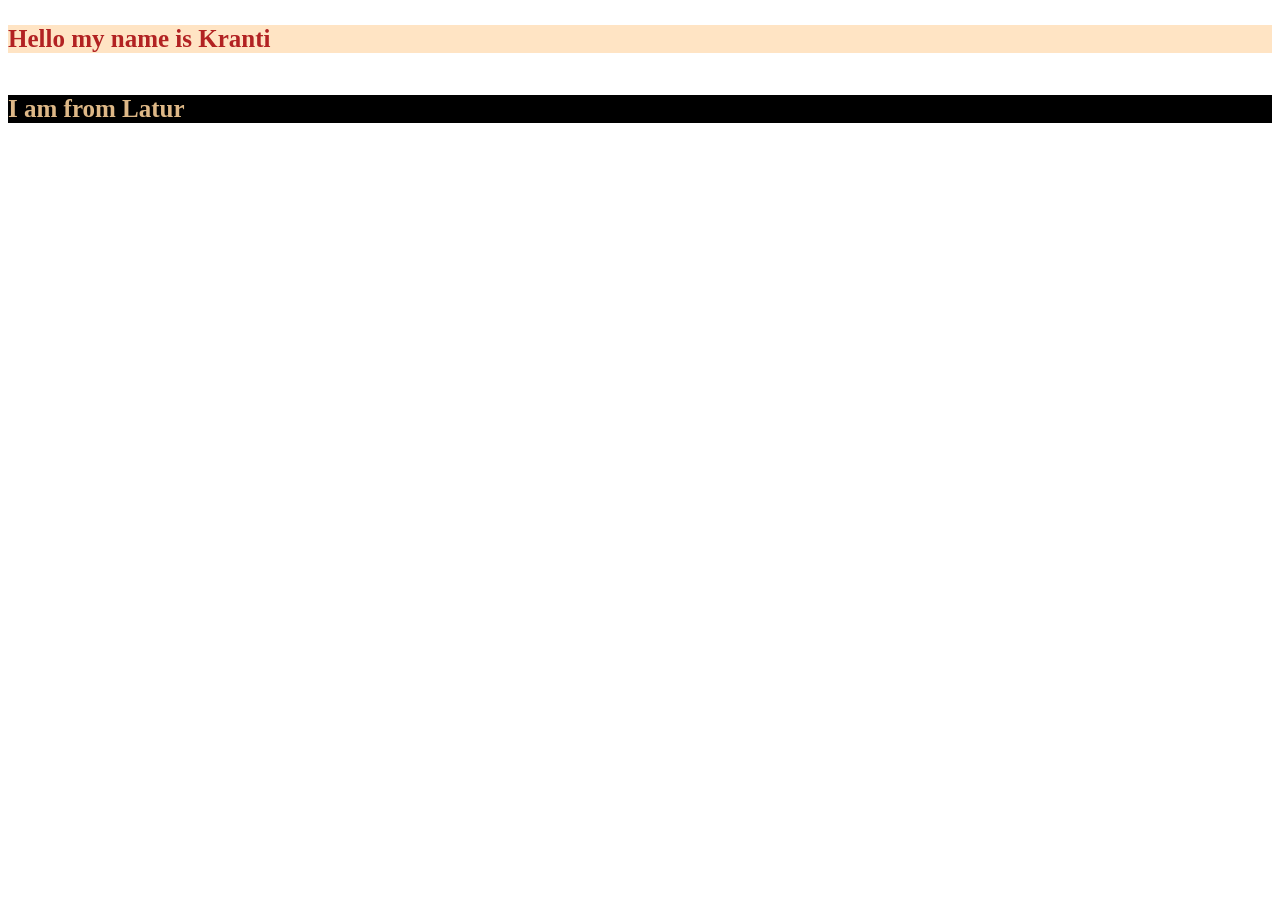
<file: index.html>
<!DOCTYPE html>
<html lang="en">
<head>
    <meta charset="UTF-8">
    <meta name="viewport" content="width=device-width, initial-scale=1.0">
    <title>Document</title>
    <link href="css/style.css" rel="stylesheet" type="text/css"/>
</head>
<body>
    <h3>Hello my name is Kranti</h3>
    <h5>I am from Latur</h5>
</body>
</html>
</file>
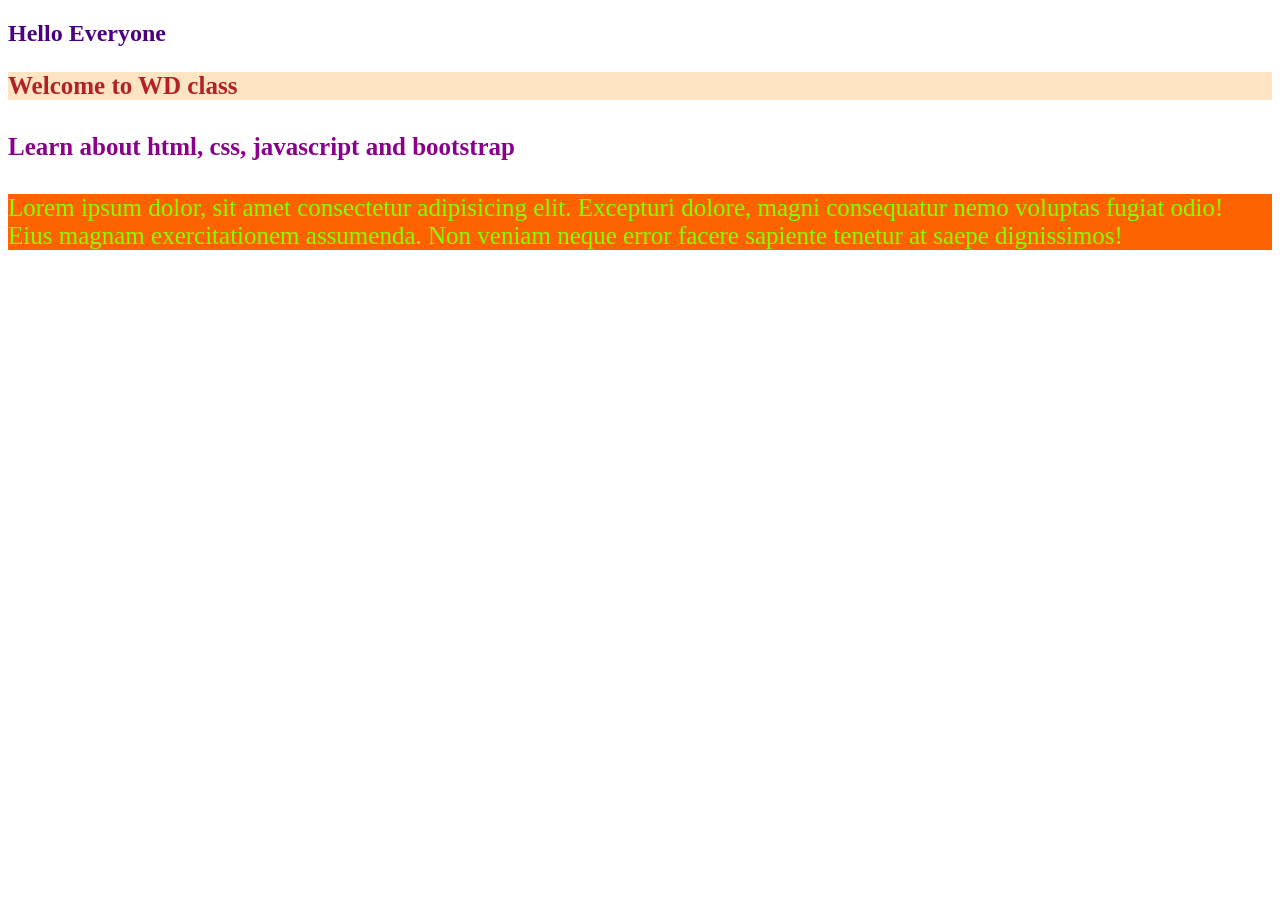
<file: about.html>
<!DOCTYPE html>
<html lang="en">
<head>
    <meta charset="UTF-8">
    <meta name="viewport" content="width=device-width, initial-scale=1.0">
    <title>Document</title>
    <link href="css/style.css" rel="stylesheet" type="text/css"/>
      <style>
        h2{
            color: indigo !important;
        }
    </style>
  
</head>
<body>
    <h2 style="color: red;">Hello Everyone</h2>
    
    <h3>Welcome to WD class</h3>
    <h4>Learn about html, css, javascript and bootstrap </h4>
    <p>Lorem ipsum dolor, sit amet consectetur adipisicing elit. Excepturi dolore, magni consequatur nemo voluptas fugiat odio! Eius magnam exercitationem assumenda. Non veniam neque error facere sapiente tenetur at saepe dignissimos!</p>

    
</body>
</html>
</file>
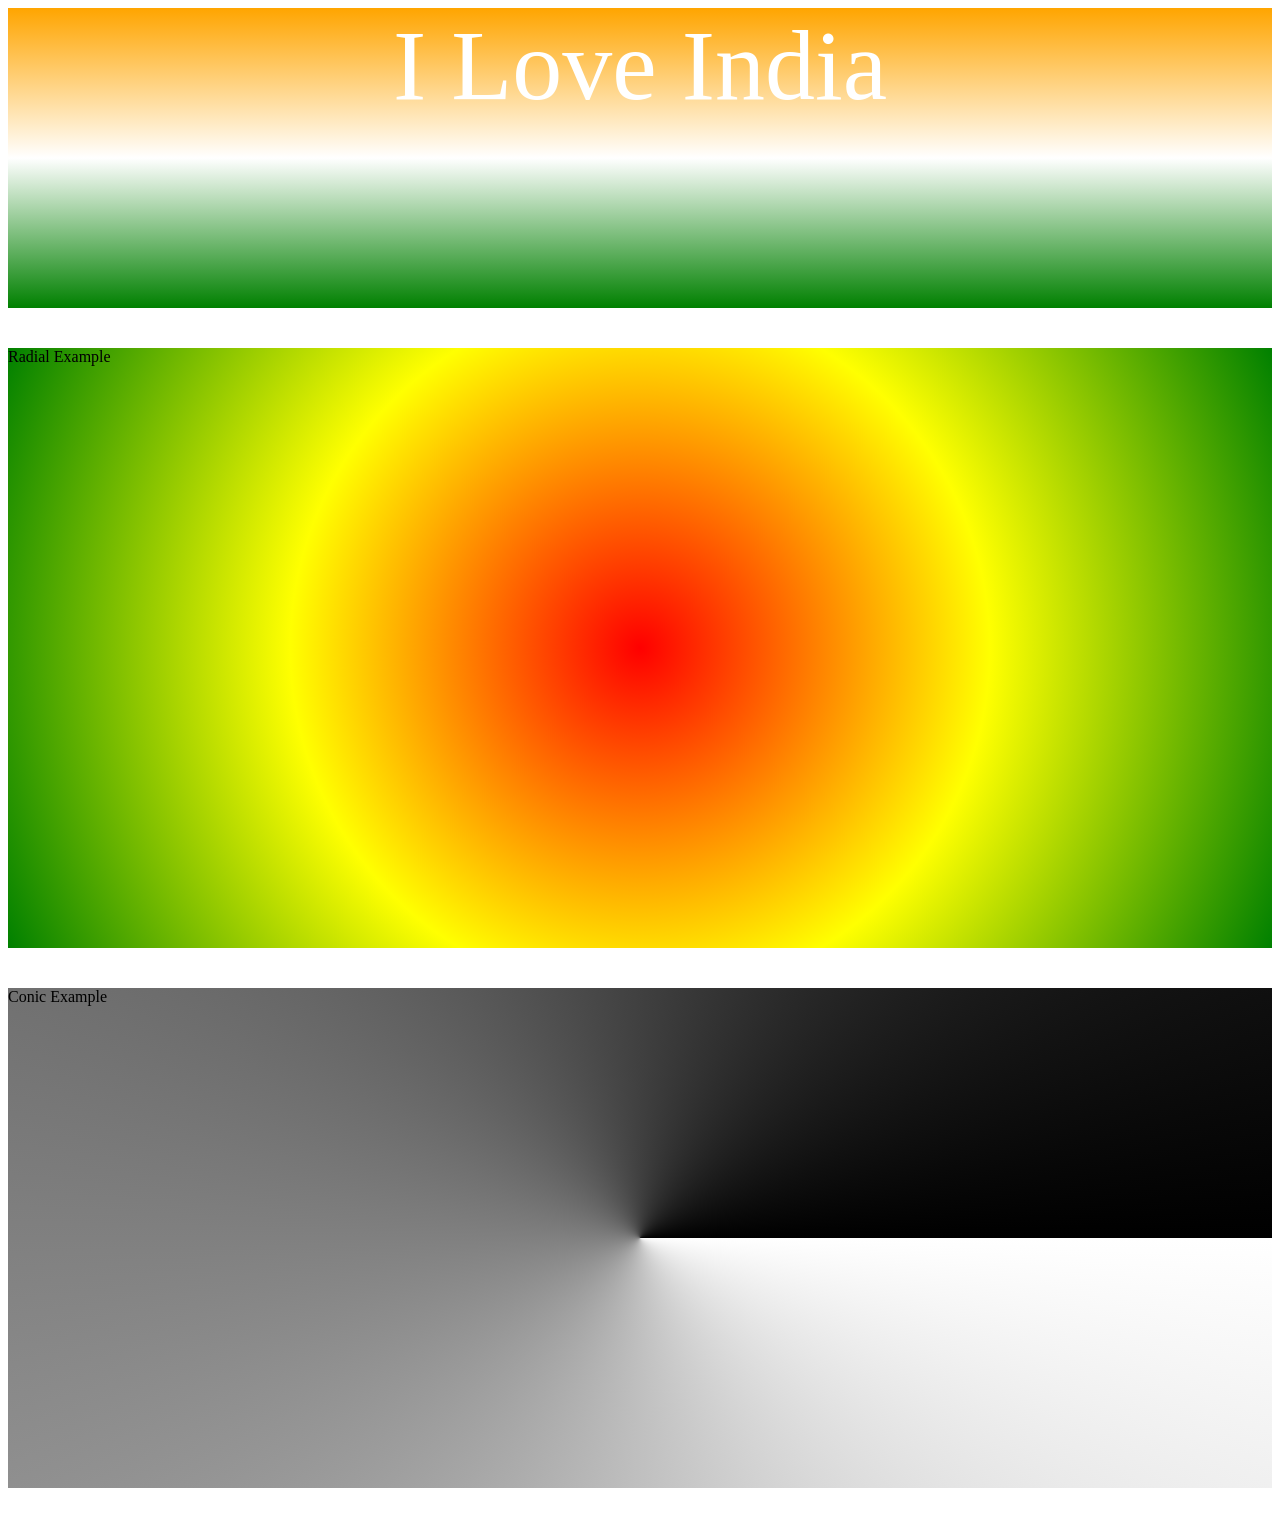
<file: background.html>
<!DOCTYPE html>
<html lang="en">
<head>
    <meta charset="UTF-8">
    <meta name="viewport" content="width=device-width, initial-scale=1.0">
    <title>Document</title>
    <link href="css/common_style.css" rel="stylesheet"/>
</head>
<body>
    <div class="bglinear">I Love India</div>
    <div class="bgradial">Radial Example</div>
    <div class="bgconic">Conic Example</div>
</body>
</html>
</file>
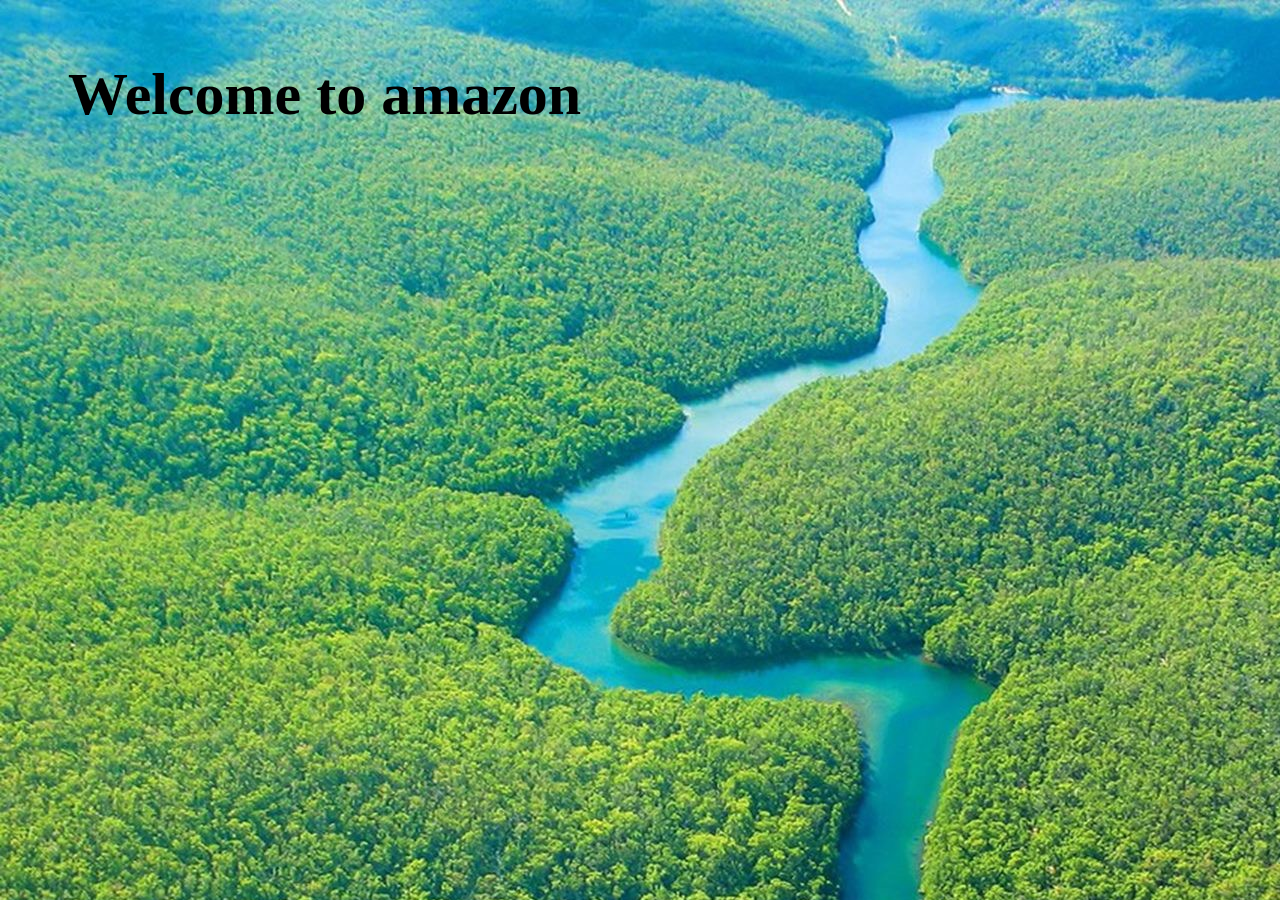
<file: background_image.html>
<!DOCTYPE html>
<html lang="en">
<head>
    <meta charset="UTF-8">
    <meta name="viewport" content="width=device-width, initial-scale=1.0">
    <title>Document</title>
    <link href="css/common_style.css" rel="stylesheet"/>
</head>
<body class="bg_image">
    <h1>Welcome to amazon</h1>
</body>
</html>
</file>
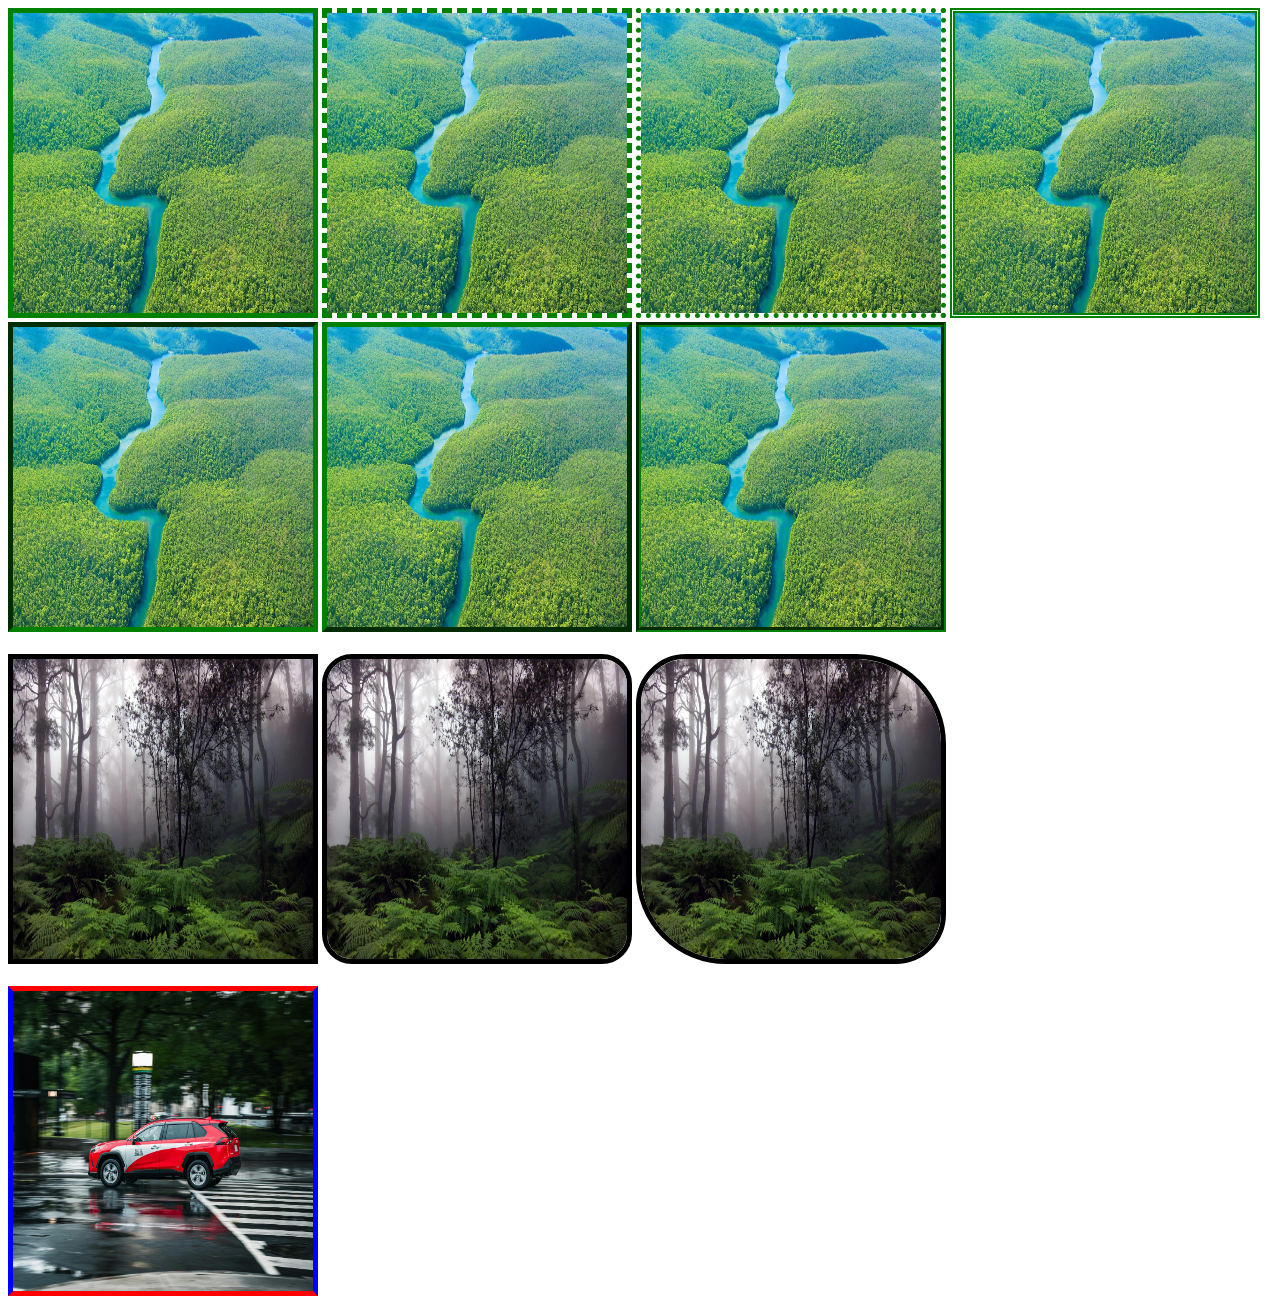
<file: border_properties.html>
<!DOCTYPE html>
<html lang="en">
<head>
    <meta charset="UTF-8">
    <meta name="viewport" content="width=device-width, initial-scale=1.0">
    <title>Border</title>
    <link href="css/common_style.css" rel="stylesheet"/>
</head>
<body>
    <img class="img1_border" src="images/amazon.jpg" alt="amazon"/> 
    <img class="img2_border" src="images/amazon.jpg" alt="amazon"/> 
    <img class="img3_border" src="images/amazon.jpg" alt="amazon"/> 
    <img class="img4_border" src="images/amazon.jpg" alt="amazon"/> 
    <img class="img5_border" src="images/amazon.jpg" alt="amazon"/> 
    <img class="img6_border" src="images/amazon.jpg" alt="amazon"/> 
    <img class="img7_border" src="images/amazon.jpg" alt="amazon"/> <br><br>

    <img class="img8_border" src="images/black forest.jpg" alt="black forest"/>
    <img class="img9_border" src="images/black forest.jpg" alt="black forest"/>
    <img class="img10_border" src="images/black forest.jpg" alt="black forest"/><br><br>

    <img class="img11_border" src="images/car.jpg" alt="car"/>

    
</body>
</html>
</file>
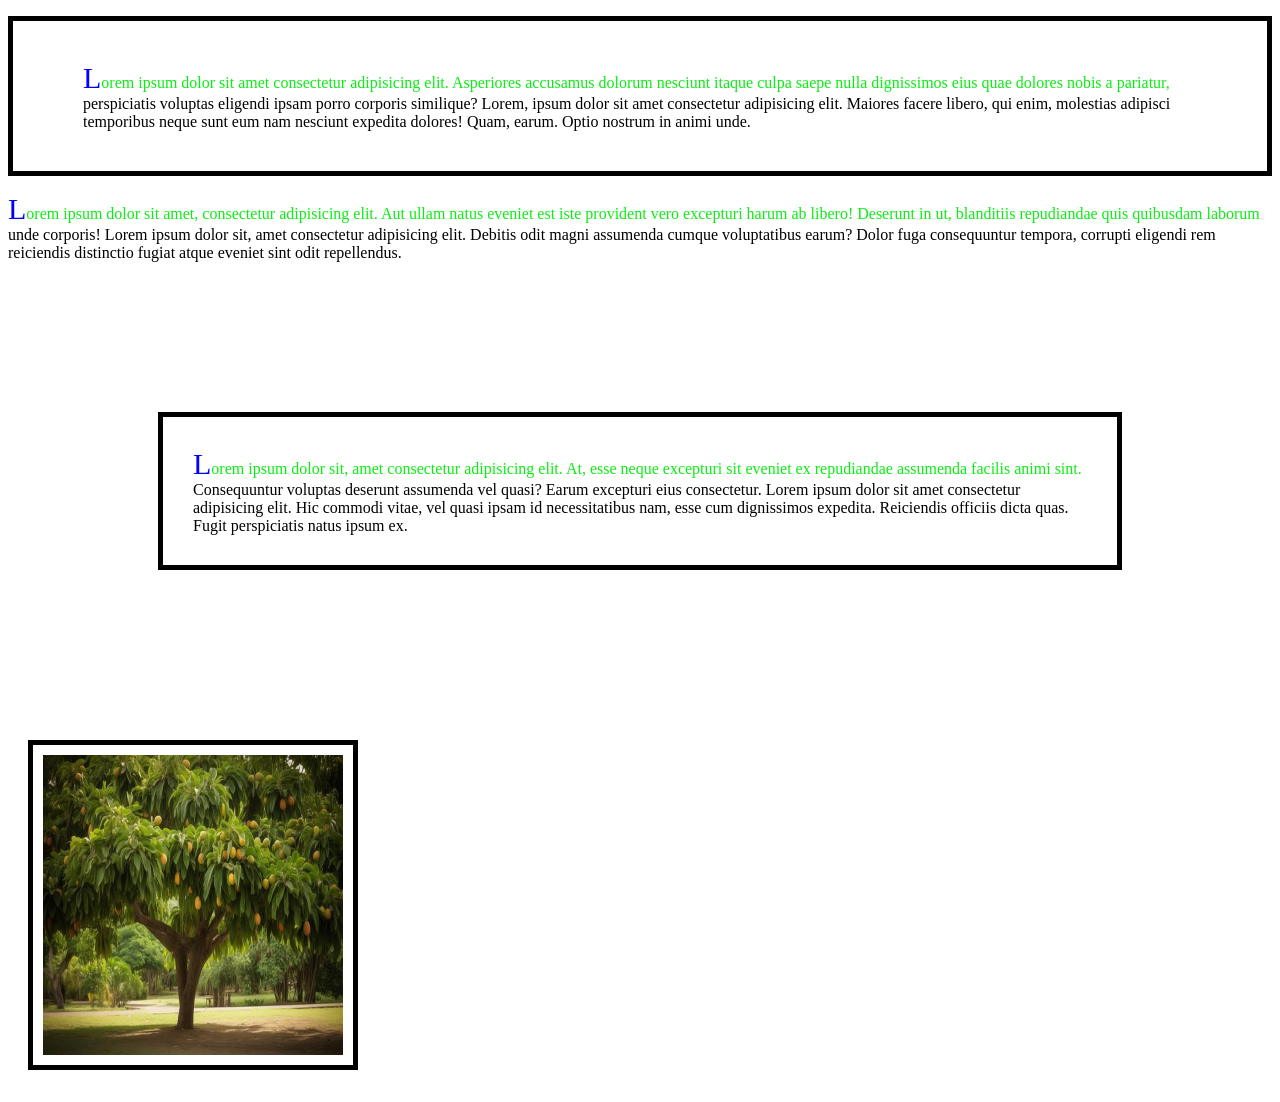
<file: box_model.html>
<!DOCTYPE html>
<html lang="en">
<head>
    <meta charset="UTF-8">
    <meta name="viewport" content="width=device-width, initial-scale=1.0">
    <title>Document</title>
    <link href="css/common_style.css" rel="stylesheet"/>
</head>
<body>
    <p class="b_model1">Lorem ipsum dolor sit amet consectetur adipisicing elit. Asperiores accusamus dolorum nesciunt itaque culpa saepe nulla dignissimos eius quae dolores nobis a pariatur, perspiciatis voluptas eligendi ipsam porro corporis similique? Lorem, ipsum dolor sit amet consectetur adipisicing elit. Maiores facere libero, qui enim, molestias adipisci temporibus neque sunt eum nam nesciunt expedita dolores! Quam, earum. Optio nostrum in animi unde.</p>

    <p>Lorem ipsum dolor sit amet, consectetur adipisicing elit. Aut ullam natus eveniet est iste provident vero excepturi harum ab libero! Deserunt in ut, blanditiis repudiandae quis quibusdam laborum unde corporis! Lorem ipsum dolor sit, amet consectetur adipisicing elit. Debitis odit magni assumenda cumque voluptatibus earum? Dolor fuga consequuntur tempora, corrupti eligendi rem reiciendis distinctio fugiat atque eveniet sint odit repellendus.</p>

    <p class="b_model2">Lorem ipsum dolor sit, amet consectetur adipisicing elit. At, esse neque excepturi sit eveniet ex repudiandae assumenda facilis animi sint. Consequuntur voluptas deserunt assumenda vel quasi? Earum excepturi eius consectetur. Lorem ipsum dolor sit amet consectetur adipisicing elit. Hic commodi vitae, vel quasi ipsam id necessitatibus nam, esse cum dignissimos expedita. Reiciendis officiis dicta quas. Fugit perspiciatis natus ipsum ex.</p>

    <img class="b_img_model" src="images/mango tree.jpg" alt="tree"/>
</body>
</html>
</file>
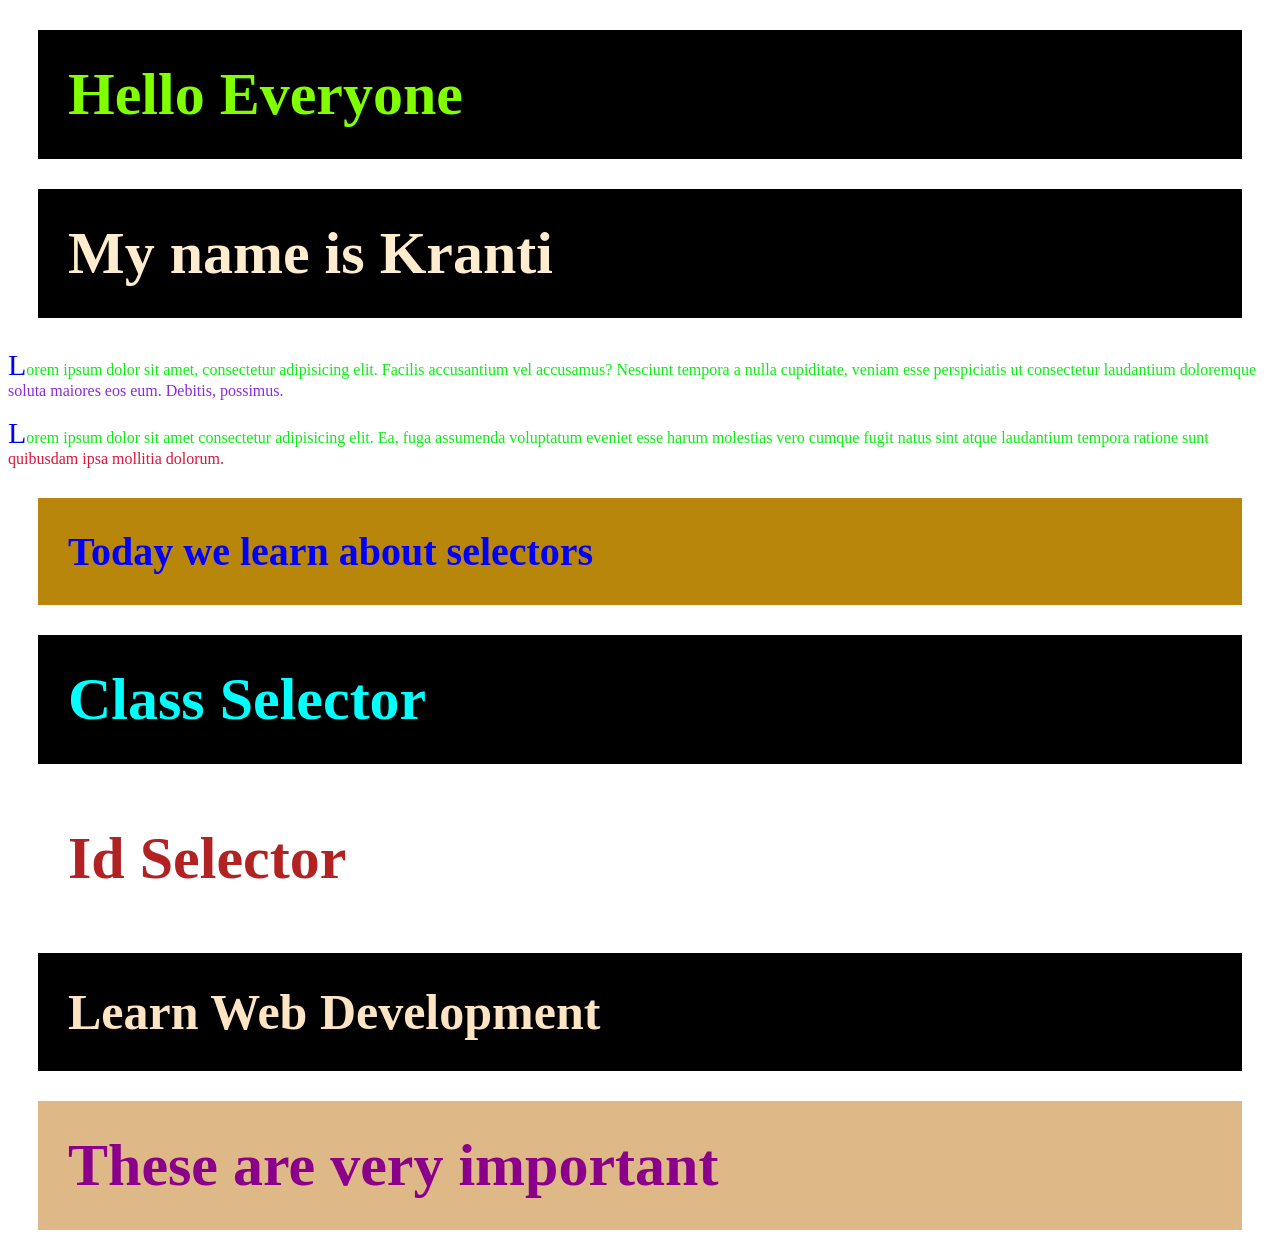
<file: class_id_selector.html>
<!DOCTYPE html>
<html lang="en">
<head>
    <meta charset="UTF-8">
    <meta name="viewport" content="width=device-width, initial-scale=1.0">
    <title>Class Selector</title>
    <link href="css/common_style.css" rel="stylesheet"/>
</head>
<body>
    <!-- Class Selector -->

    <h1 class="heading1">Hello Everyone</h1>
    <h1 class="heading2">My name is Kranti</h1>
    <p class="para1">Lorem ipsum dolor sit amet, consectetur adipisicing elit. Facilis accusantium vel accusamus? Nesciunt tempora a nulla cupiditate, veniam esse perspiciatis ut consectetur laudantium doloremque soluta maiores eos eum. Debitis, possimus.</p>

    <p class="para2">Lorem ipsum dolor sit amet consectetur adipisicing elit. Ea, fuga assumenda voluptatum eveniet esse harum molestias vero cumque fugit natus sint atque laudantium tempora ratione sunt quibusdam ipsa mollitia dolorum.</p>

    <!-- Id Selector -->
     <h1 id="head1">Today we learn about selectors</h1>
     <h1 id="head2">Class Selector</h1>
     <h1 id="head3" class="head3">Id Selector</h1>

     <!-- In class we use one time multiple classes -->
      <h1 class="head_index head_size">Learn Web Development</h1>

    <!-- In id we use one time only one id    -->
     <h1 id="head_index">These are very important</h1>



</body>
</html>
</file>
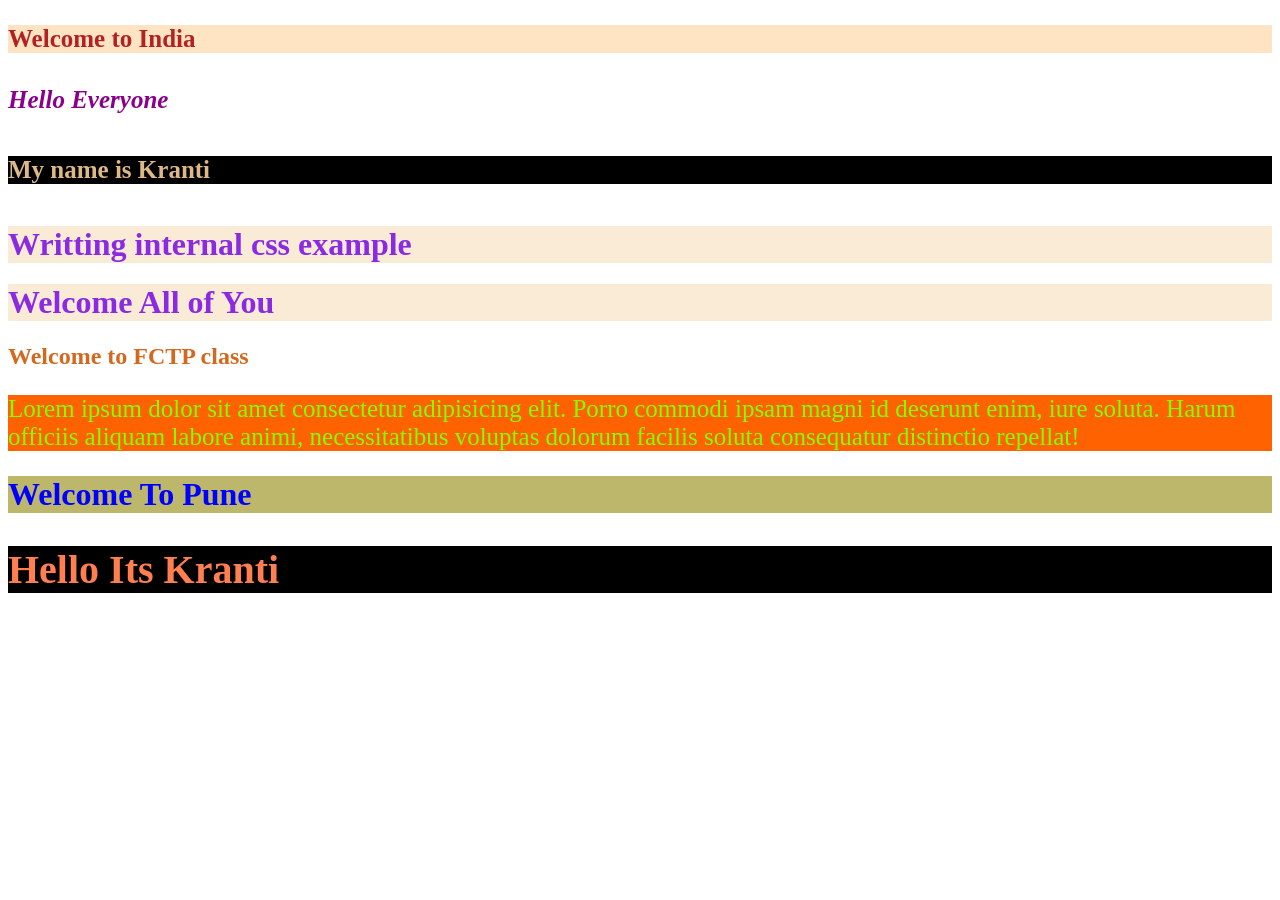
<file: css_types.html>
<!DOCTYPE html>
<html lang="en">
<head>
    <meta charset="UTF-8">
    <meta name="viewport" content="width=device-width, initial-scale=1.0">
    <title>Document</title>

    <!-- Internal CSS Example -->
    <style>
        h1{
            color: chartreuse;
            background-color: antiquewhite;
        }
        h2{
            color: chocolate;
        }
        h1{
            color: blueviolet;
        }
        p{
            font-size: 20px;
            background-color: black;
            color: white;
        }
    </style>

    <link href="css/style.css" rel="stylesheet" type="text/css"/>
</head>
<body>
    <!-- External CSS Example -->
     <h3>Welcome to India</h3>
     <h4><i>Hello Everyone</i></h4>
     <h5><b>My name is Kranti</b></h5>
     
    
    <!-- Internal CSS Example  -->
     <h1>Writting internal css example</h1>
     <h1>Welcome All of You</h1>
     <h2>Welcome to FCTP class </h2>
     <p>Lorem ipsum dolor sit amet consectetur adipisicing elit. Porro commodi ipsam magni id deserunt enim, iure soluta. Harum officiis aliquam labore animi, necessitatibus voluptas dolorum facilis soluta consequatur distinctio repellat!</p>



    <!-- Inline CSS Example -->
     <h1 style="color: blue; background-color: darkkhaki;">Welcome To Pune</h1>
     <h2 style=" font-size: 40px; color: coral; background-color: black;">Hello Its Kranti</h2>

</body>
</html>
</file>
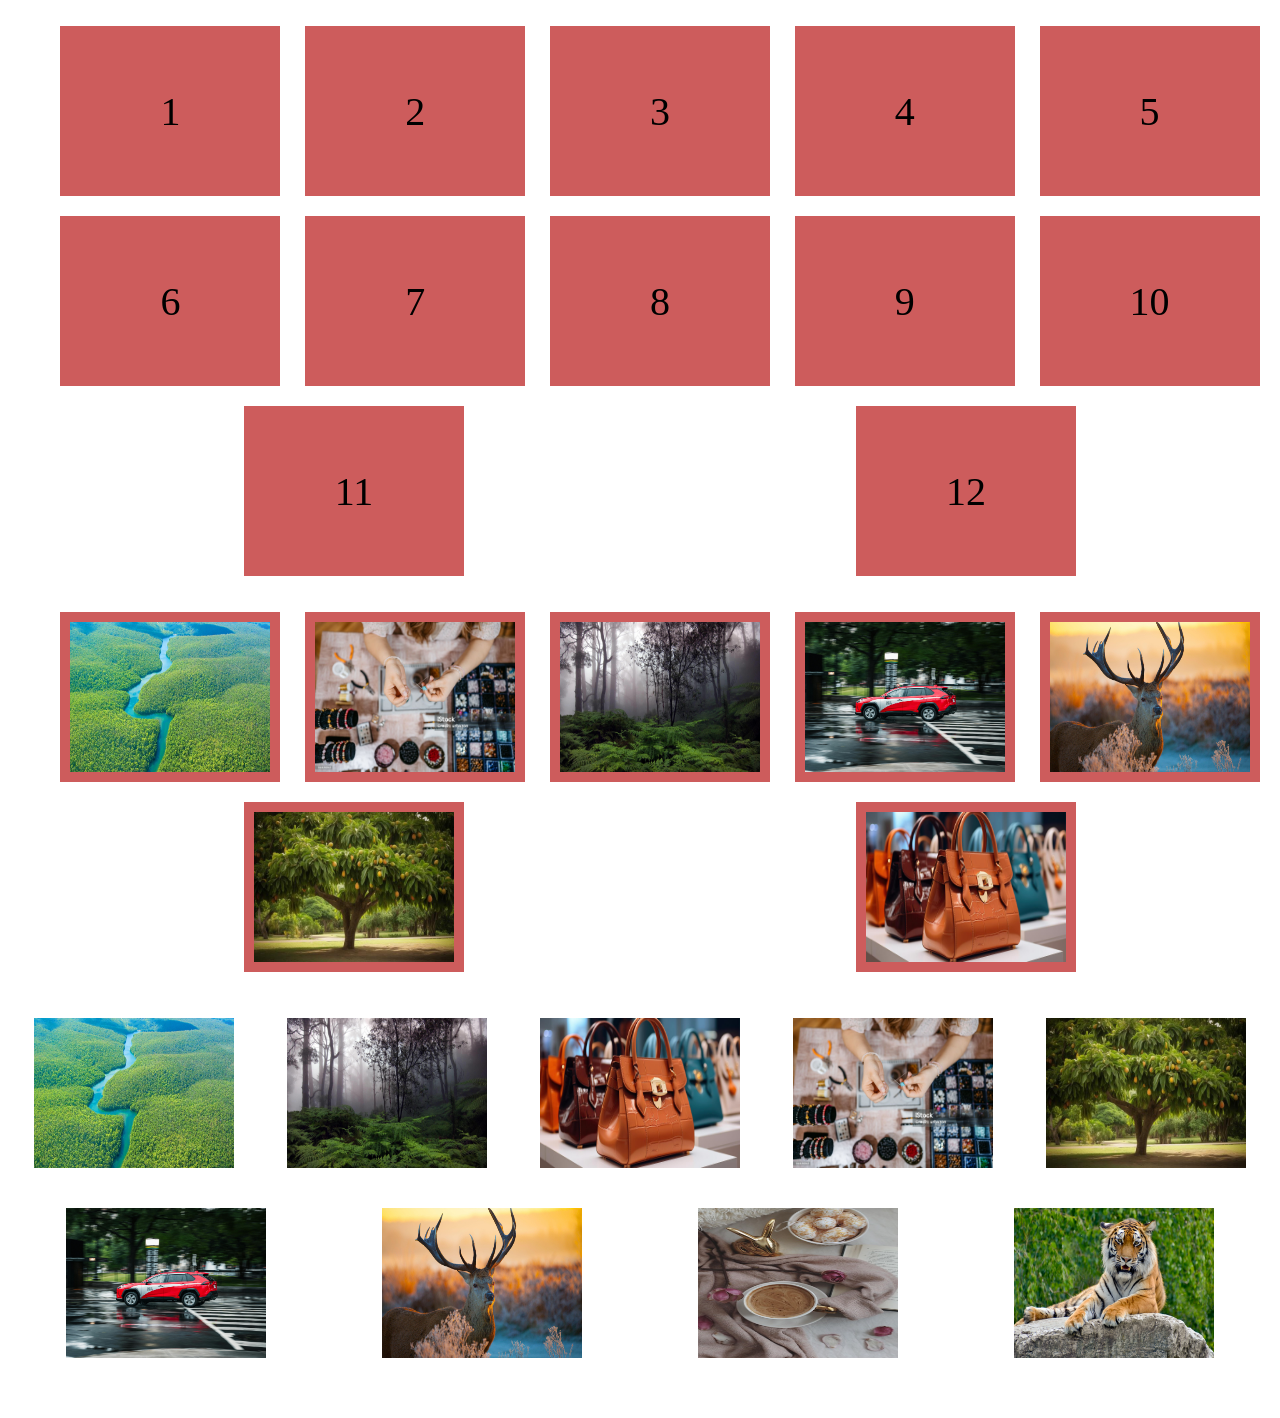
<file: flex.html>
<!DOCTYPE html>
<html lang="en">
<head>
    <meta charset="UTF-8">
    <meta name="viewport" content="width=device-width, initial-scale=1.0">
    <title>Document</title>
    <link href="css/common_style.css" rel="stylesheet"/>
</head>
<body>
    <!-- ul.flex_container>li.flex_item*12 (shortcut form) -->
     <ul class="flex_container">
        <li class="flex_item">1</li>
        <li class="flex_item">2</li>
        <li class="flex_item">3</li>
        <li class="flex_item">4</li>
        <li class="flex_item">5</li>
        <li class="flex_item">6</li>
        <li class="flex_item">7</li>
        <li class="flex_item">8</li>
        <li class="flex_item">9</li>
        <li class="flex_item">10</li>
        <li class="flex_item">11</li>
        <li class="flex_item">12</li>
     </ul>
     <ul class="flex_container">
        <div class="flex_item"><img class="img1" src="images/amazon.jpg"/></div>
        <div class="flex_item"><img class="img2" src="images/first.jpg"/></div>
        <div class="flex_item"><img class="img3" src="images/black forest.jpg"/></div>
        <div class="flex_item"><img class="img4" src="images/car.jpg"/></div>
        <div class="flex_item"><img class="img5" src="images/deer.jpg"/></div>
        <div class="flex_item"><img class="img6" src="images/mango tree.jpg"/></div>
        <div class="flex_item"><img class="img7" src="images/handbag.jpg"/></div>
     </ul>

     <div class="flex_contain">
        <img src="images/amazon.jpg" alt="" class="flex_ite">
        <img src="images/black forest.jpg" alt="" class="flex_ite">
        <img src="images/handbag.jpg" alt="" class="flex_ite">
        <img src="images/first.jpg" alt="" class="flex_ite">
        <img src="images/mango tree.jpg" alt="" class="flex_ite">
        <img src="images/car.jpg" alt="" class="flex_ite">
        <img src="images/deer.jpg" alt="" class="flex_ite">
        <img src="images/tea.jpg" alt="" class="flex_ite">
        <img src="images/tiger.jpg" alt="" class="flex_ite">
        
    </div>

</body>
</html>
</file>
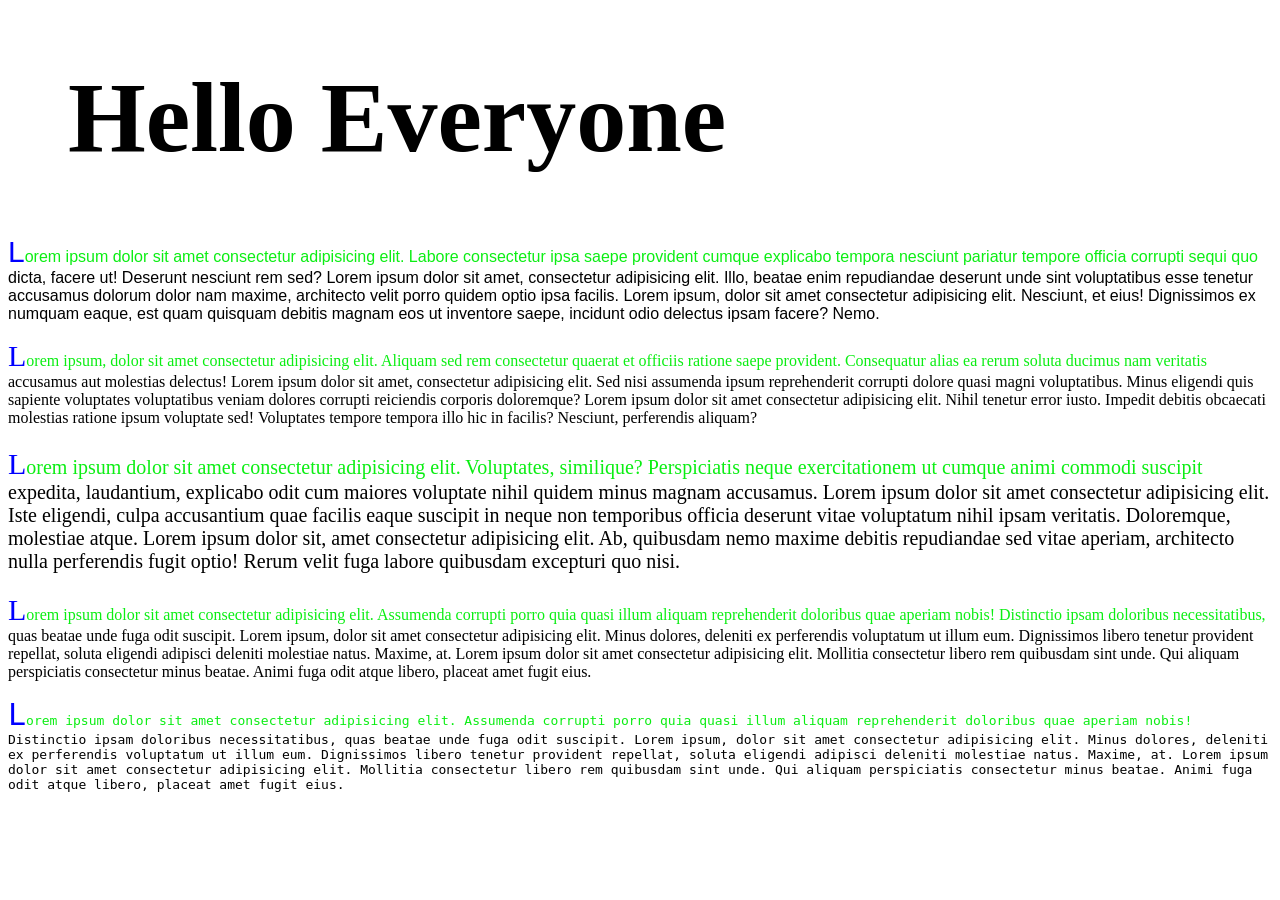
<file: font_properties.html>
<!DOCTYPE html>
<html lang="en">
<head>
    <meta charset="UTF-8">
    <meta name="viewport" content="width=device-width, initial-scale=1.0">
    <title>Document</title>
    <link href="css/common_style.css" rel="stylesheet"/>
</head>
<body>
    <h1 class="f_weight">Hello Everyone</h1>
    <p class="f_family1">Lorem ipsum dolor sit amet consectetur adipisicing elit. Labore consectetur ipsa saepe provident cumque explicabo tempora nesciunt pariatur tempore officia corrupti sequi quo dicta, facere ut! Deserunt nesciunt rem sed? Lorem ipsum dolor sit amet, consectetur adipisicing elit. Illo, beatae enim repudiandae deserunt unde sint voluptatibus esse tenetur accusamus dolorum dolor nam maxime, architecto velit porro quidem optio ipsa facilis. Lorem ipsum, dolor sit amet consectetur adipisicing elit. Nesciunt, et eius! Dignissimos ex numquam eaque, est quam quisquam debitis magnam eos ut inventore saepe, incidunt odio delectus ipsam facere? Nemo.</p>

    <p class="f_family2">Lorem ipsum, dolor sit amet consectetur adipisicing elit. Aliquam sed rem consectetur quaerat et officiis ratione saepe provident. Consequatur alias ea rerum soluta ducimus nam veritatis accusamus aut molestias delectus! Lorem ipsum dolor sit amet, consectetur adipisicing elit. Sed nisi assumenda ipsum reprehenderit corrupti dolore quasi magni voluptatibus. Minus eligendi quis sapiente voluptates voluptatibus veniam dolores corrupti reiciendis corporis doloremque? Lorem ipsum dolor sit amet consectetur adipisicing elit. Nihil tenetur error iusto. Impedit debitis obcaecati molestias ratione ipsum voluptate sed! Voluptates tempore tempora illo hic in facilis? Nesciunt, perferendis aliquam?</p>
    
    <p class="f_family3">Lorem ipsum dolor sit amet consectetur adipisicing elit. Voluptates, similique? Perspiciatis neque exercitationem ut cumque animi commodi suscipit expedita, laudantium, explicabo odit cum maiores voluptate nihil quidem minus magnam accusamus. Lorem ipsum dolor sit amet consectetur adipisicing elit. Iste eligendi, culpa accusantium quae facilis eaque suscipit in neque non temporibus officia deserunt vitae voluptatum nihil ipsam veritatis. Doloremque, molestiae atque. Lorem ipsum dolor sit, amet consectetur adipisicing elit. Ab, quibusdam nemo maxime debitis repudiandae sed vitae aperiam, architecto nulla perferendis fugit optio! Rerum velit fuga labore quibusdam excepturi quo nisi.</p>

    <p class="f_family4">Lorem ipsum dolor sit amet consectetur adipisicing elit. Assumenda corrupti porro quia quasi illum aliquam reprehenderit doloribus quae aperiam nobis! Distinctio ipsam doloribus necessitatibus, quas beatae unde fuga odit suscipit. Lorem ipsum, dolor sit amet consectetur adipisicing elit. Minus dolores, deleniti ex perferendis voluptatum ut illum eum. Dignissimos libero tenetur provident repellat, soluta eligendi adipisci deleniti molestiae natus. Maxime, at. Lorem ipsum dolor sit amet consectetur adipisicing elit. Mollitia consectetur libero rem quibusdam sint unde. Qui aliquam perspiciatis consectetur minus beatae. Animi fuga odit atque libero, placeat amet fugit eius.</p>

    <p class="f_family5">Lorem ipsum dolor sit amet consectetur adipisicing elit. Assumenda corrupti porro quia quasi illum aliquam reprehenderit doloribus quae aperiam nobis! Distinctio ipsam doloribus necessitatibus, quas beatae unde fuga odit suscipit. Lorem ipsum, dolor sit amet consectetur adipisicing elit. Minus dolores, deleniti ex perferendis voluptatum ut illum eum. Dignissimos libero tenetur provident repellat, soluta eligendi adipisci deleniti molestiae natus. Maxime, at. Lorem ipsum dolor sit amet consectetur adipisicing elit. Mollitia consectetur libero rem quibusdam sint unde. Qui aliquam perspiciatis consectetur minus beatae. Animi fuga odit atque libero, placeat amet fugit eius.</p>

</body>
</html>
</file>
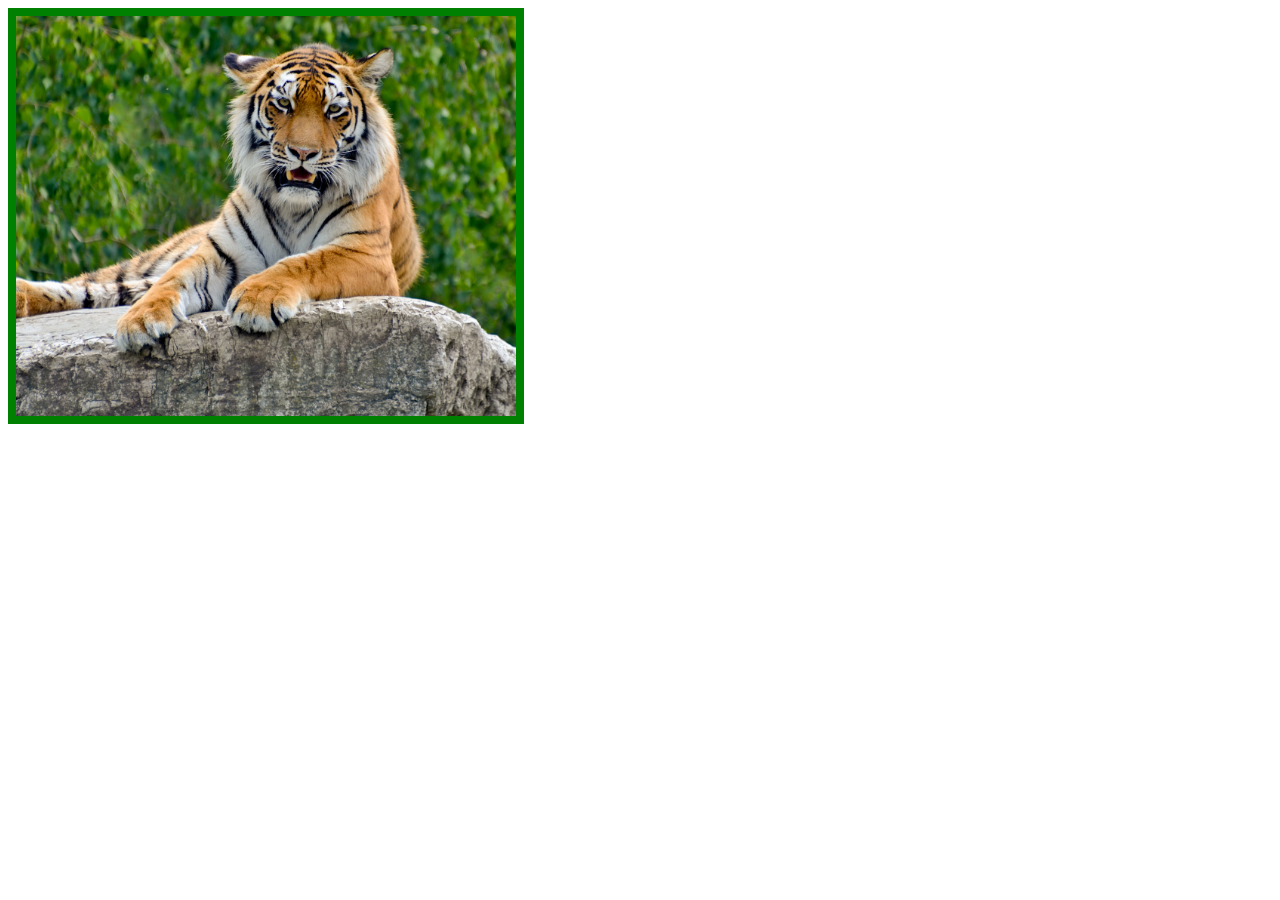
<file: imageonhoverzoom.html>
<!DOCTYPE html>
<html lang="en">
<head>
    <meta charset="UTF-8">
    <meta name="viewport" content="width=device-width, initial-scale=1.0">
    <title>Document</title>
    <link href="css/common_style.css" rel="stylesheet"/>
</head>
<body>
    <div class="img-wrapper">
        <img class="inner-img" src="images/tiger.jpg" alt="tiger"/>
    </div>
</body>
</html>
</file>
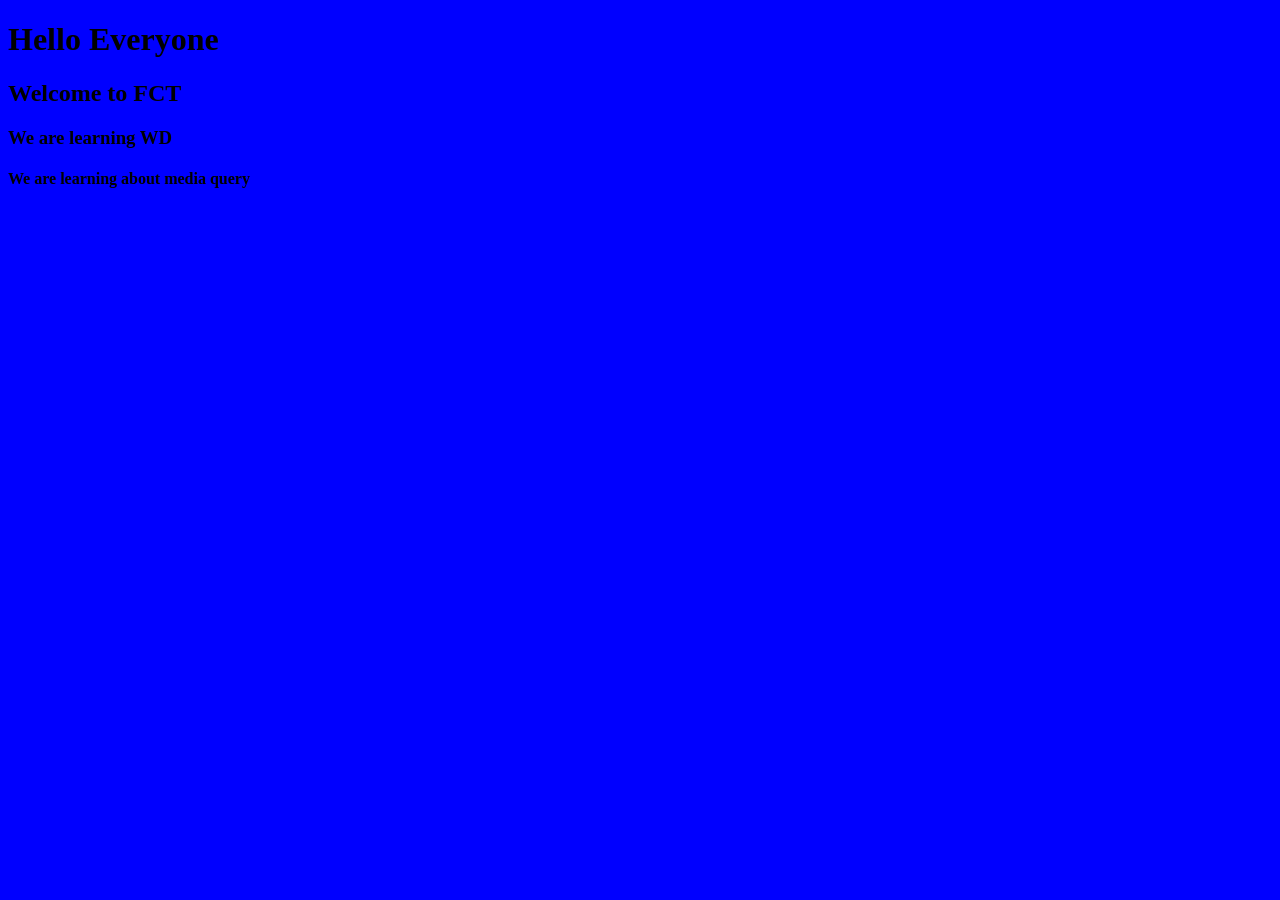
<file: media_query.html>
<!DOCTYPE html>
<html lang="en">
<head>
    <meta charset="UTF-8">
    <meta name="viewport" content="width=device-width, initial-scale=1.0">
    <title>Document</title>
    <style>
        /* Mobile first, we start from the smallest viewport width */
        @media only screen and (min-width: 320px) and (max-width: 798px){
            body{
                background: red;
            }
            h1{
                color: blue;
            }
        }


        /* From 799px and up */
        @media (min-width:799px){
            body {
                background: orange;
            }
            img{
                display: none;
            }
        }


        @media (min-width:1000px){
            body{
                background: skyblue;
            }
        }


        @media (min-width:1200px){
            body{
                background: blue;
            }
        }



    </style>
</head>
<body>
    <h1>Hello Everyone</h1>

    <h2>Welcome to FCT</h2>

    <img src="images/laptop.png" alt="laptop"/>

    <h3>We are learning WD</h3>

    <h4>We are learning about media query</h4>
</body>
</html>
</file>
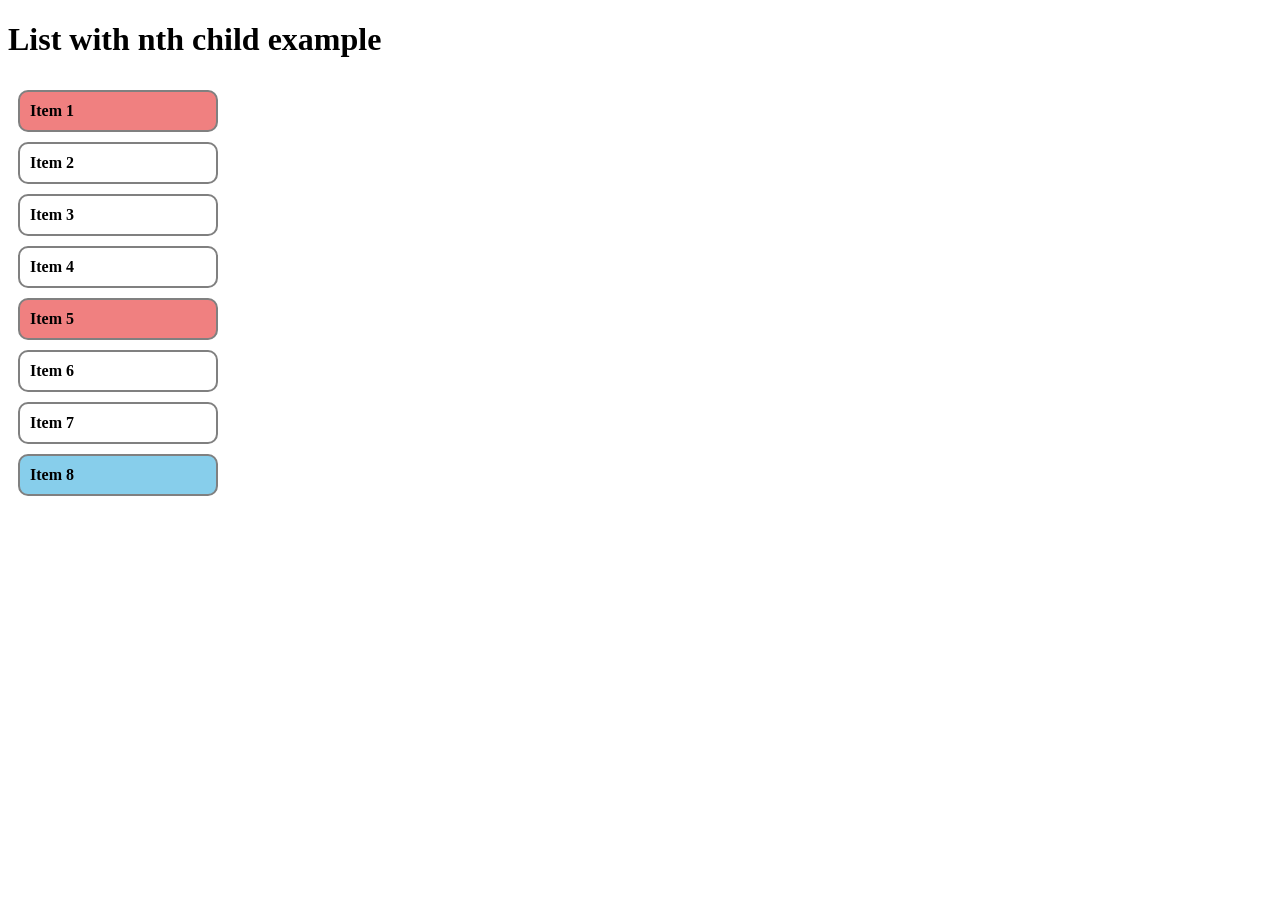
<file: nth_child.html>
<!DOCTYPE html>
<html lang="en">
<head>
    <meta charset="UTF-8">
    <meta name="viewport" content="width=device-width, initial-scale=1.0">
    <title>Document</title>
    <link href="css/2common_style.css" rel="stylesheet"/>
</head>
<body>
    <h1 class="list">List with nth child example</h1>
    <!-- ul>li*8{Item $} -->
     <ul>
        <li>Item 1</li>
        <li>Item 2</li>
        <li>Item 3</li>
        <li>Item 4</li>
        <li>Item 5</li>
        <li>Item 6</li>
        <li>Item 7</li>
        <li>Item 8</li>
     </ul>
</body>
</html>
</file>
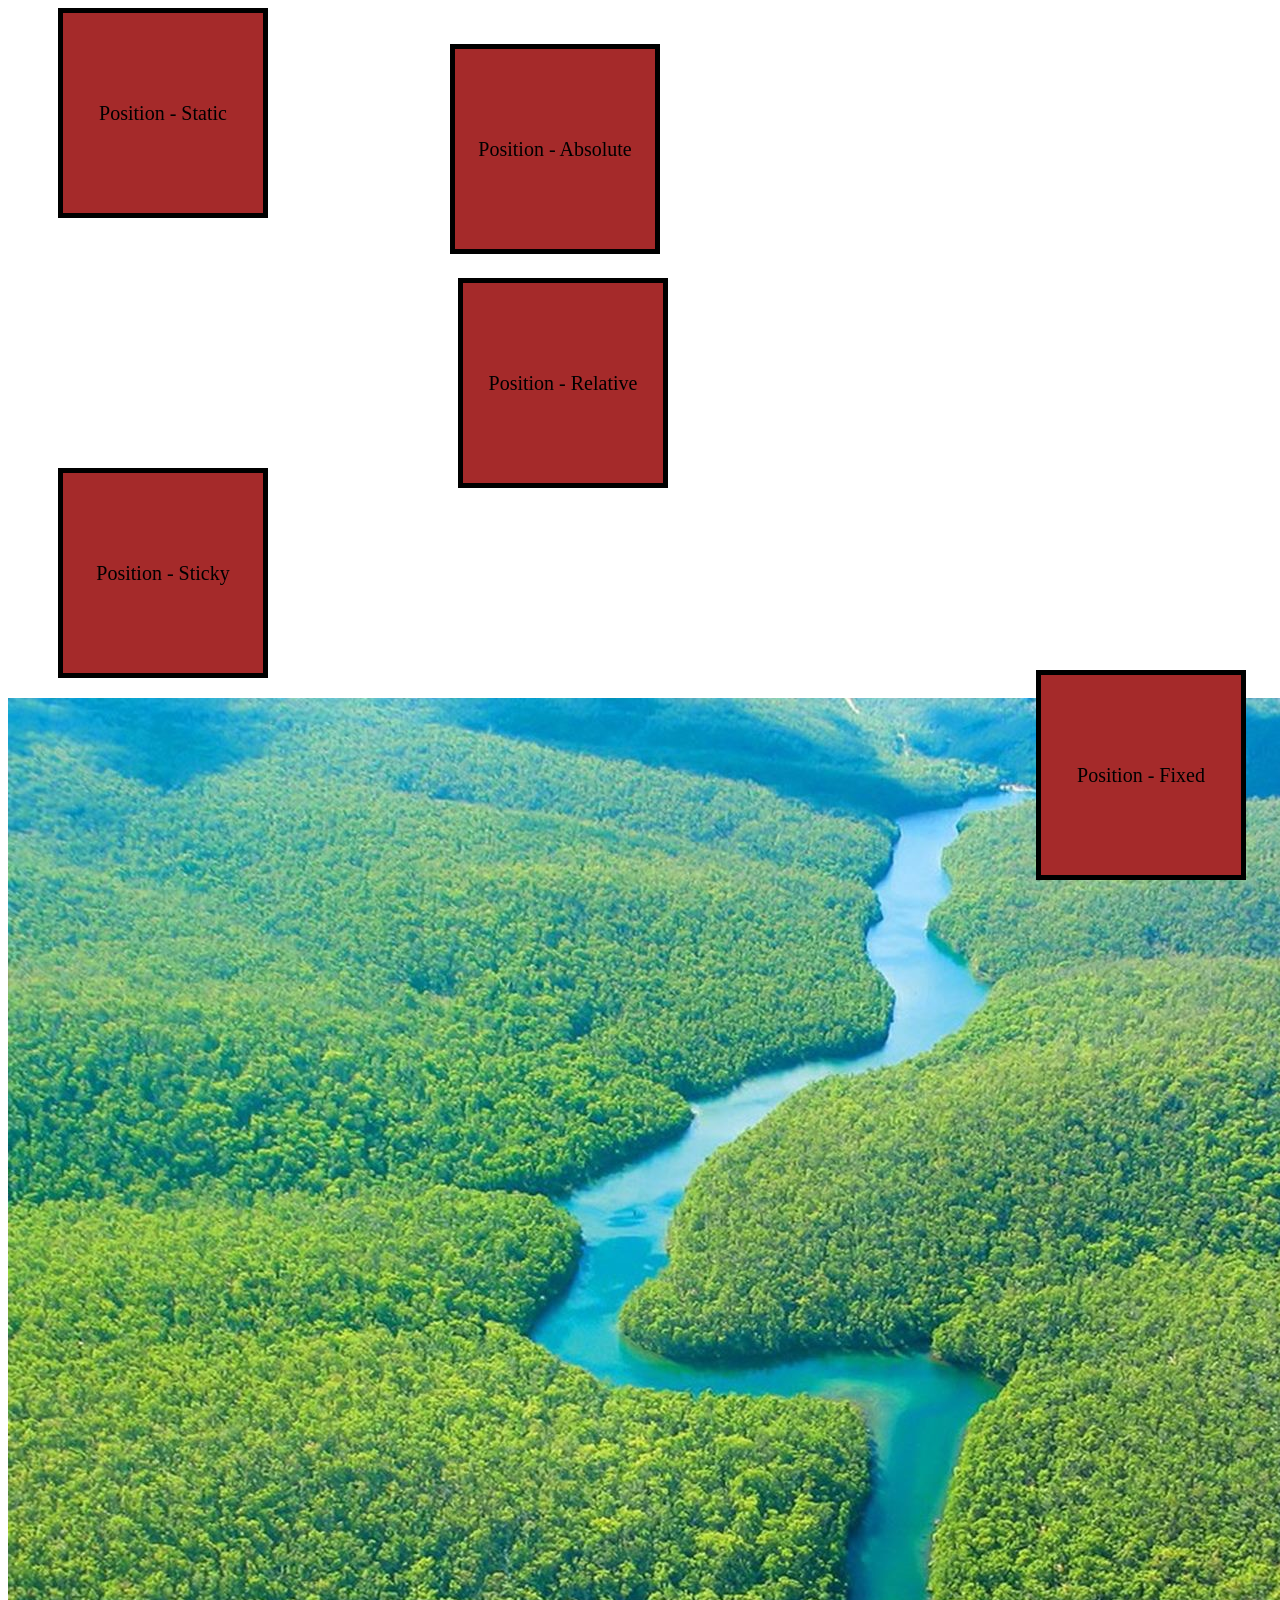
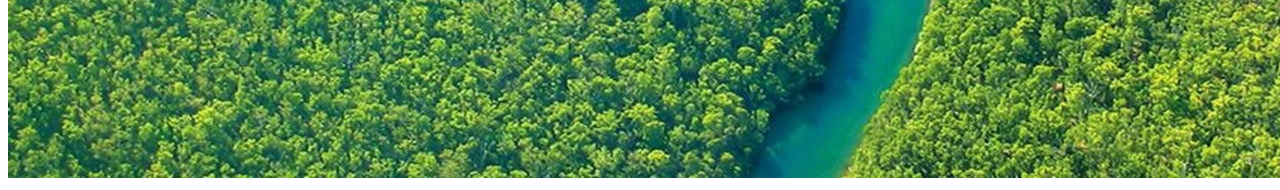
<file: positions.html>
<!DOCTYPE html>
<html lang="en">
<head>
    <meta charset="UTF-8">
    <meta name="viewport" content="width=device-width, initial-scale=1.0">
    <title>Document</title>
    <link href="css/common_style.css" rel="stylesheet"/>
</head>
<body>
    <!-- div.box*5 (shortcut form)-->
     <div class="box box1">Position - Static</div>
     <div class="box box2">Position - Relative</div>
     <div class="box box3">Position - Absolute</div>
     <div class="box box4">Position - Sticky</div>
     <div class="box box5">Position - Fixed</div>

     <img src="images/amazon.jpg"/>
</body>
</html>
</file>
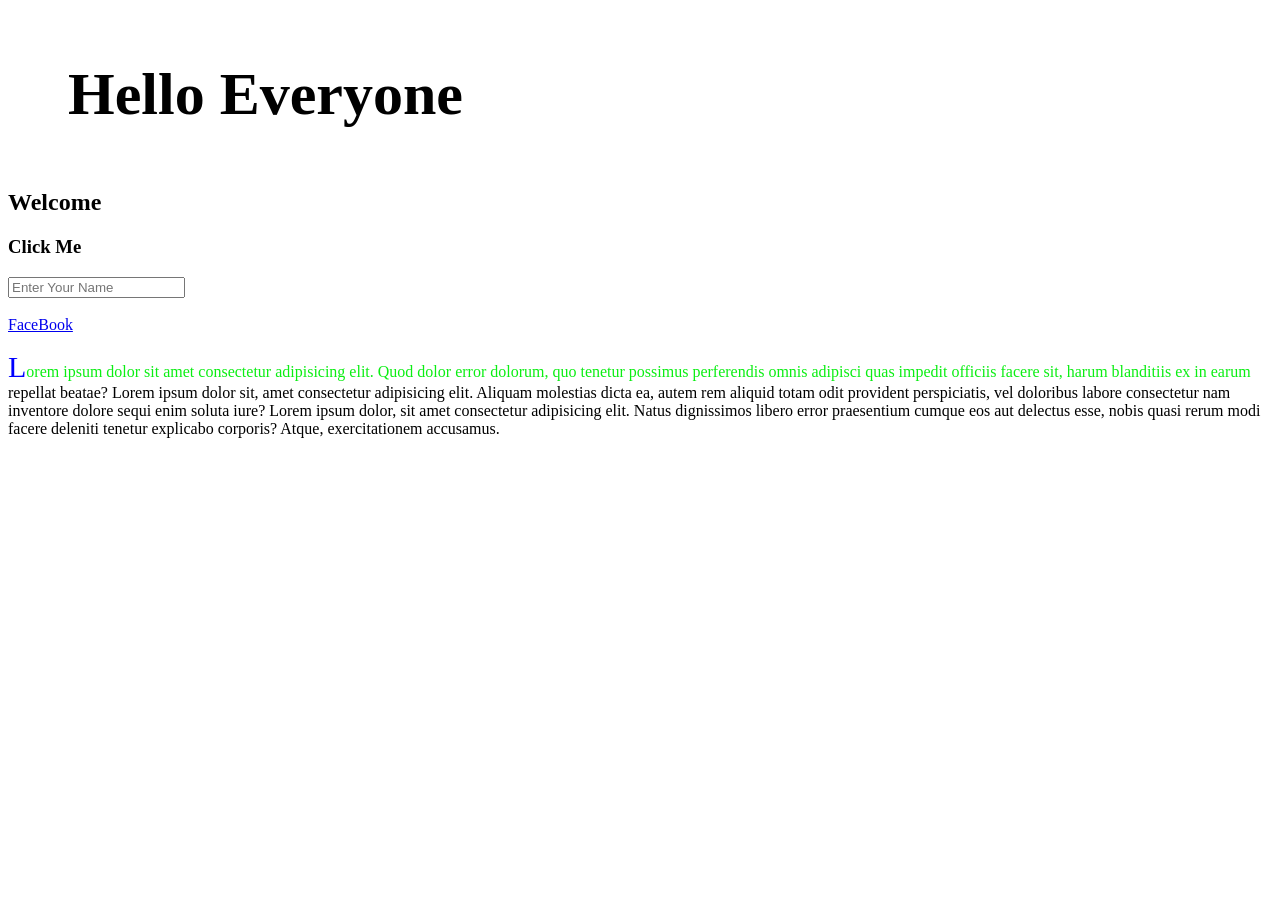
<file: pseudo_effects.html>
<!DOCTYPE html>
<html lang="en">
<head>
    <meta charset="UTF-8">
    <meta name="viewport" content="width=device-width, initial-scale=1.0">
    <title>Effects</title>
    <link href="css/common_style.css" rel="stylesheet"/>
</head>
<body>
    <h1>Hello Everyone</h1>

    <h2 class="heading1_hover">Welcome</h2>

    <h3>Click Me</h3>

    <input type="text" placeholder="Enter Your Name"/><br><br>

    <a href="https://www.facebook.com/" target="_blank">FaceBook</a>

    <p>Lorem ipsum dolor sit amet consectetur adipisicing elit. Quod dolor error dolorum, quo tenetur possimus perferendis omnis adipisci quas impedit officiis facere sit, harum blanditiis ex in earum repellat beatae? Lorem ipsum dolor sit, amet consectetur adipisicing elit. Aliquam molestias dicta ea, autem rem aliquid totam odit provident perspiciatis, vel doloribus labore consectetur nam inventore dolore sequi enim soluta iure? Lorem ipsum dolor, sit amet consectetur adipisicing elit. Natus dignissimos libero error praesentium cumque eos aut delectus esse, nobis quasi rerum modi facere deleniti tenetur explicabo corporis? Atque, exercitationem accusamus.</p>

</body>
</html>
</file>
<file: css/style.css>
h3{
    color: firebrick;
    background-color: bisque;
    font-size: 25px;
}
h4{
    color: darkmagenta;
    font-size: 25px;
}
h5{
    color: burlywood;
    background-color: black;
    font-size: 25px;
}
p{
    color: chartreuse;
    background-color: rgb(255, 98, 0);
    font-size: 25px;
}
</file>
<file: css/common_style.css>
.heading1{
    color: chartreuse;
    background-color: black;
}
.heading2{
    color: blanchedalmond;
    background-color: black;
}
.para1{
    color: blueviolet;
}
.para2{
    color: crimson;
}

#head1{
    color: blue;
    font-size: 40px;
    background-color: darkgoldenrod;
}
#head2{
    color: aqua;
    background-color: black;
}

.head3{
    color: darkgreen;
}
#head3{
    color: firebrick;
}

.head_index{
    color: bisque;
    background-color: black;
}
.head_size{
    font-size: 50px;
}
#head_index{
    color: darkmagenta;
    background-color: burlywood;
}




Text Format

.t_left{
    text-align: left;
}
.t_transform_upper{
    text-transform: uppercase;
}
.t_transform_lower{
    text-transform: lowercase;
}
.t_transform_capitalize{
    text-transform: capitalize;
}
.t_center{
    text-align: center;
}
.t_right{
    text-align: right;
}


.t_decor_underline{
    text-decoration: underline;
}
.t_decor_overline{
    text-decoration: overline;
}
.t_decor_linethrough{
    text-decoration: line-through;
}
.text_decor{
    text-decoration: underline overline line-through;
}
.t_indent{
    text-indent: 250px;
}


.t_word_space{
    word-spacing: 50px;
}
.t_letter_space{
    letter-spacing: 20px;
}
.t_para_line_height{
    line-height: 30px;
}


.t_shadow1{
    color: brown;
    text-shadow: 3px 4px 5px black;
    font-size: 50px;
}
.t_shadow2{
    color: green;
    text-shadow: 3px 5px 3px greenyellow;
    font-size: 50px;
}
.t_shadow3{
    color: gold;
    text-shadow: 4px 5px 5px gray;
    font-size: 50px;
}


.img1_b_shadow{
    box-shadow: 3px 4px 5px rosybrown;
    width: 350px;
    height: 350px;
}
.img2_b_shadow{
    box-shadow: 5px 5px 3px grey;
    width: 350px;
    height: 350px;
}
.img3_b_shadow{
    box-shadow: 5px 5px 3px grey;
    width: 350px;
    height: 350px;
}
.img4_b_shadow{
    box-shadow: 5px 5px 3px green;
    width: 350px;
    height: 350px;
}

.img_b_shadow{
    box-shadow: 6px 7px 5px red;
    width: 350px;
    height: 350px;
}
.img_d_shadow{
    filter: drop-shadow(3px 5px 5px red);
    width: 350px;
    height: 350px;
}
.img2_d_shadow{
    filter: drop-shadow(2px 4px 6px rgb(255, 230, 0));
    width: 350px;
    height: 350px;
}
.img3_d_shadow{
    filter: drop-shadow(4px 4px 4px #f2c203fd);
    width: 350px;
    height: 350px;
}




.img1_border{
    border: 5px solid green;
    width: 300px;
    height: 300px;
}
.img2_border{
    border: 5px dashed green;
    width: 300px;
    height: 300px;
}
.img3_border{
    border: 5px dotted green;
    width: 300px;
    height: 300px;
}
.img4_border{
    border: 5px double green;
    width: 300px;
    height: 300px;
}
.img5_border{
    border: 5px inset green;
    width: 300px;
    height: 300px;
}
.img6_border{
    border: 5px outset green;
    width: 300px;
    height: 300px;
}
.img7_border{
    border: 5px groove green;
    width: 300px;
    height: 300px;
}


.img8_border{
    border: 5px solid black;
    width: 300px;
    height: 300px;
}
.img9_border{
    border: 5px solid black;
    border-radius: 30px;
    width: 300px;
    height: 300px;
}
.img10_border{
    border: 5px solid black;
    border-top-left-radius: 50px;
    border-top-right-radius: 90px;
     border-bottom-right-radius: 50px;
    border-bottom-left-radius: 90px;
    /* border-radius: 40px 80px; */
    width: 300px;
    height: 300px;
}
.img11_border{
    border: 5px solid;
    /* border-top-color: red;
    border-right-color: blue;
    border-bottom-color: red;
    border-left-color: blue; */
    border-color: red blue red blue;
    /* border-color: red blue; */
    width: 300px;
    height: 300px;
}



.b_model1{
    border: 5px solid;
    /* padding: 30px; */
    /* padding-top: 50px;
    padding-right: 80px;
    padding-bottom: 50px;
    padding-left: 80px; */
    /* padding: 40px 50px 70px 80px; */
    padding: 40px 70px;
}

/* Give margin only top and bottom , left and right margin not look properly  */
.b_model2{
    border: 5px solid;
    padding: 30px;
    margin: 150px;
}

.b_img_model{
    border: 5px solid black;
    padding: 10px;
    margin: 20px;
    width: 300px;
    height: 300px;
}


.f_weight{
    font-weight: 800;
    font-size: 100px;
}
.f_family1{
    font-family: 'Gill Sans', 'Gill Sans MT', Calibri, 'Trebuchet MS', sans-serif;
}
.f_family2{
    font-family: cursive;
}
.f_family3{
    font-family: fantasy;
    font-size: 20px;
}
.f_family4{
    font-family: Georgia, 'Times New Roman', Times, serif;
}
.f_family5{
    font-family: monospace;
}



.bglinear{
    font-size: 100px;
    text-align: center;
    color: white;
    height: 300px;
    background: linear-gradient(orange,white,green);
    /* background: linear-gradient(to right,orange,white,green); */
}

.bgradial{
    height: 600px;
    background: radial-gradient(circle , red,yellow,green);
    /* background: radial-gradient(circle at left top, red,yellow,green); */
}

.bgconic{
    height: 500px;
    background: conic-gradient(from 90deg,white,gray,black);
}

div{
    margin-bottom: 40px;
}



.bg_image{
    background-color: aqua;
    background-image: url("/images/amazon.jpg");
    /* background-image: url("/images/mango\ tree.jpg");
    background-repeat: no-repeat;
    background-size: cover; */
    
}
h1{
    font-size: 60px;
    padding: 30px;
    margin: 30px;
}


.box{
    width: 250px;
    height: 200px;
    border: 5px solid black;
    background-color: gray;
    font-size: 20px;
    margin: 10px;
}
.box1{
    position: static;
}    
.box2{
    position: relative;
    top: 40px;
    left: 400px;
}
.box3{
    position: absolute;
    top: 40px;
    left: 400px;
}
.box4{
    position: sticky;
    top: 40px;
}
.box5{
    position: fixed;
    bottom: 0px;
    right: 30px;
}






.flex_item{
    background-color: indianred;
    width: 200px;
    height: 150px;
    font-size: 40px;
    margin: 10px;
    padding: 10px;
    display: flex;
    justify-content: center;
    align-items: center;
}
.flex_container{
    list-style: none;
    display: flex;
    flex-direction: row;
    /* flex-direction: column; */
    /* flex-direction: row-reverse; */
    /* flex-direction: column-reverse; */
    flex-wrap: wrap;
    justify-content: space-around;
    /* justify-content: space-between; */
    /* justify-content: space-evenly; */
}
.img1{
    width: 200px;
    height: 150px;
}
.img2{
    width: 200px;
    height: 150px;
}
.img3{
    width: 200px;
    height: 150px;
}
.img4{
    width: 200px;
    height: 150px;
}

.img5{
    width: 200px;
    height: 150px;
}
.img6{
    width: 200px;
    height: 150px;
}
.img7{
    width: 200px;
    height: 150px;
}


.flex_contain{
    list-style: none;
    display: flex;
    flex-direction: row;
    flex-wrap: wrap;
    justify-content: space-around;
}
.flex_ite{
    width: 200px;
    height: 150px;
    font-size: 40px;
    margin: 10px;
    padding: 10px;
}






/* Pseudo Effects */
h1:hover{
    color: chocolate;
    background-color: black;
    font-size: 70px;
    text-shadow: 3px 2px 4px orange;
}
.heading1_hover:hover{
    color: blue;
    background-color: aqua;
    font-size: 70px;
    text-shadow: 3px 2px 4px aquamarine;
}
h3:active{
    color: black;
    font-size: 70px;
    font-family: cursive;
    cursor: pointer;
}
input:focus{
    background-color: aqua;
    border:10px solid black;
    color: crimson;
}
a:visited{
    color: red;
}


/* Pseudo Elements */
p::first-letter{
    font-size: 30px;
    color: blue;
}
p::first-line{
    color: rgb(11, 238, 19);
}
::selection{
    color: darkcyan;
    background-color: cyan;
}





/* Transform */
.box{
   width: 200px;
   height: 200px;
   background-color: brown;
   margin: 4px;
   display: flex;
   justify-content: center;
   align-items: center; 
   margin-left: 50px;
   margin-bottom: 20px;
   transition: transform 1s linear 500ms;
}
.transform_container{
    display: flex;
    justify-content: center;
    flex-wrap: wrap;
    padding: 10px;
    gap: 40px;
}
.box21:hover{
    transform: translate(130px, 130px);
}
.box22:hover{
    transform: translateX(30px);
}
.box23:hover{
    transform: translateY(40px);
}
.box24:hover{
    transform: rotate(360deg);
    background-color: cornflowerblue;
}
.box25:hover{
    transform: skewX(10deg);
    /* transform: skewY(10deg); */
}
.box26:hover{
    transform: scale(2);
}
.box27:hover{
    transform: rotate(50deg) scale(1.5) translateY(40px);
}







/* Image On Hover Zoom */
.img-wrapper{
    height: 400px;
    width: 500px;
    border: 8px solid green;
    position: relative;
    overflow: hidden;
}
.inner-img{
    height: 100%;
    width: 100%;
    transition: 5s;
    object-fit: cover;
}
.inner-img:hover{
    transform: scale(1.5);
}
</file>
<file: css/2common_style.css>
/* nth Child */
ul{
    width: 200px;
    padding: 10px;
    list-style-type: none;
    font-weight: 900;
}
li{
    padding: 10px;
    border: 2px solid gray;
    margin-bottom: 10px;
    border-radius: 10px;
}

/* using class */
/* .item1{           
    background-color: blue;
}
.item2{
    background-color: yellow;
} */



/* li:nth-child(odd){
    background-color: skyblue;
}
li:nth-child(even){
    background-color: lightcoral;
} */

li:first-child{
    background-color: lightcoral;
}
li:last-child{
    background-color: skyblue;
}

li:nth-child(5){
    background-color: lightcoral;
}
</file>
